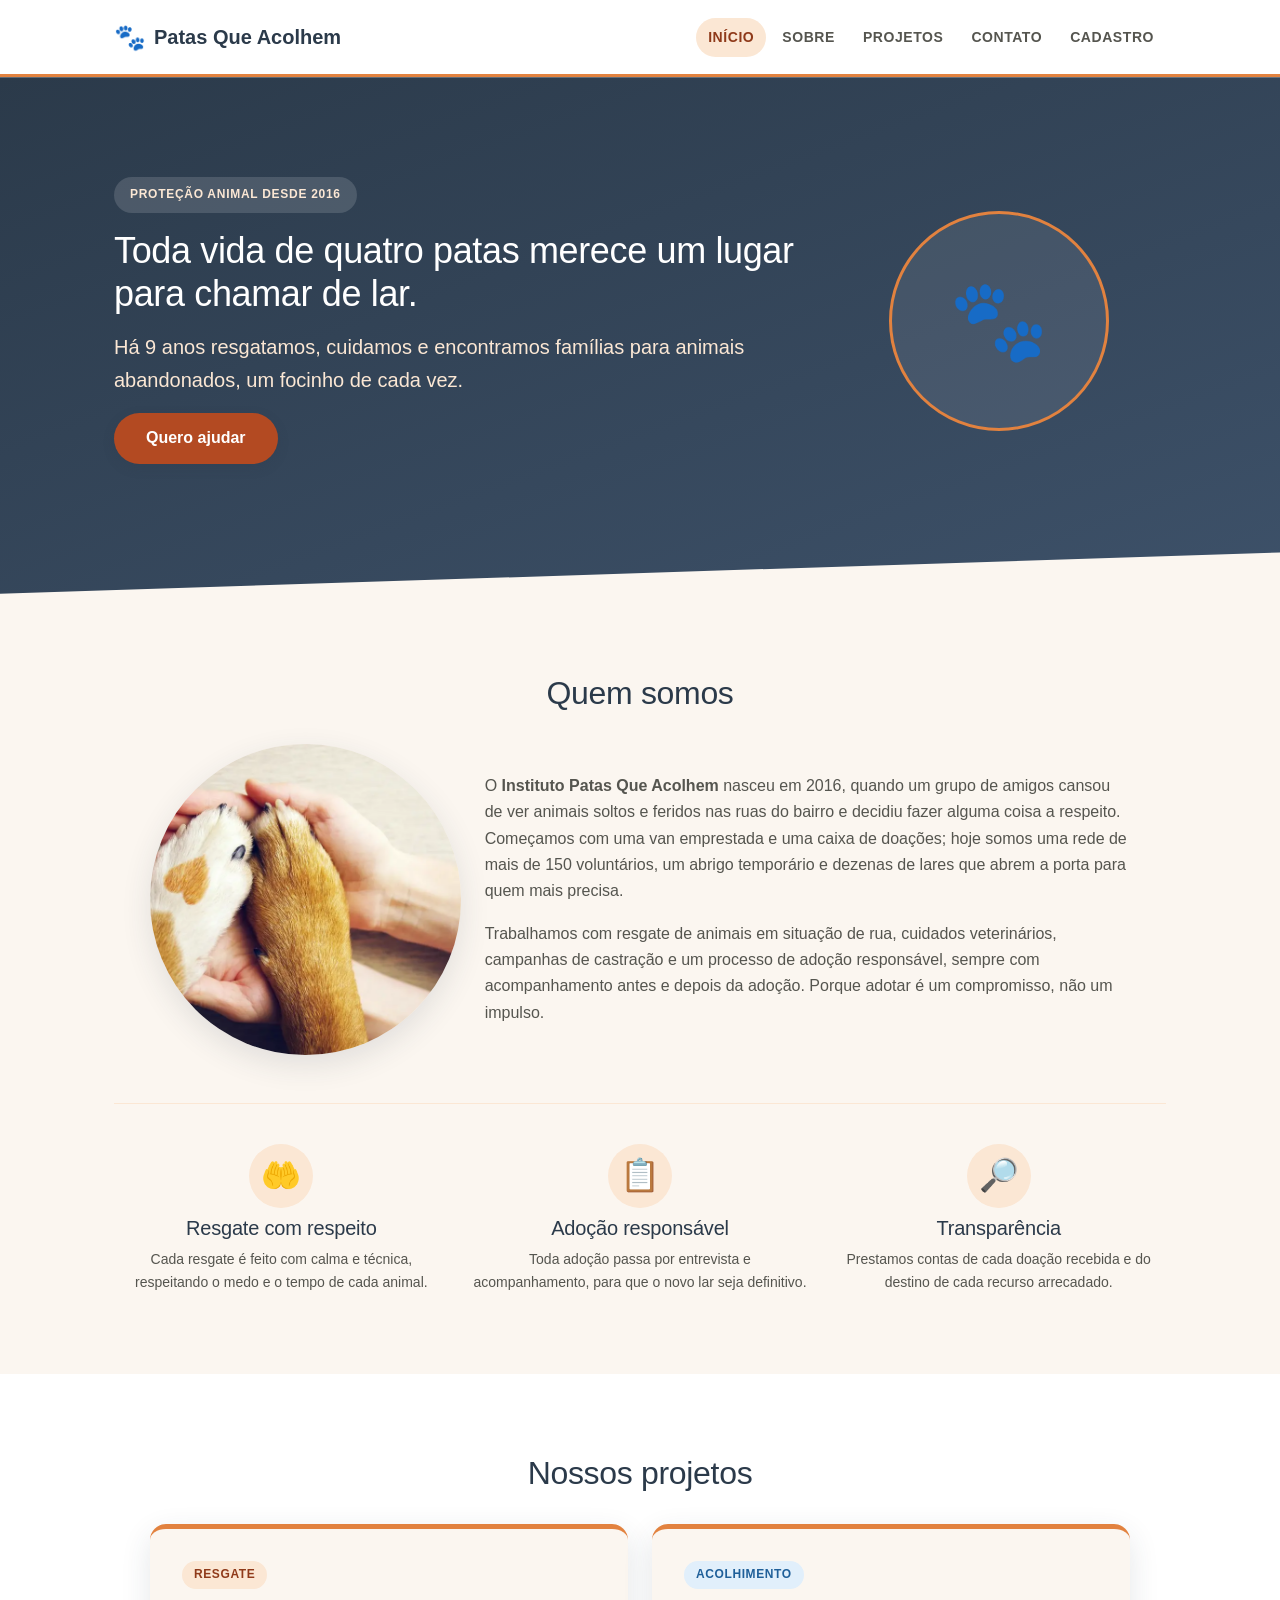
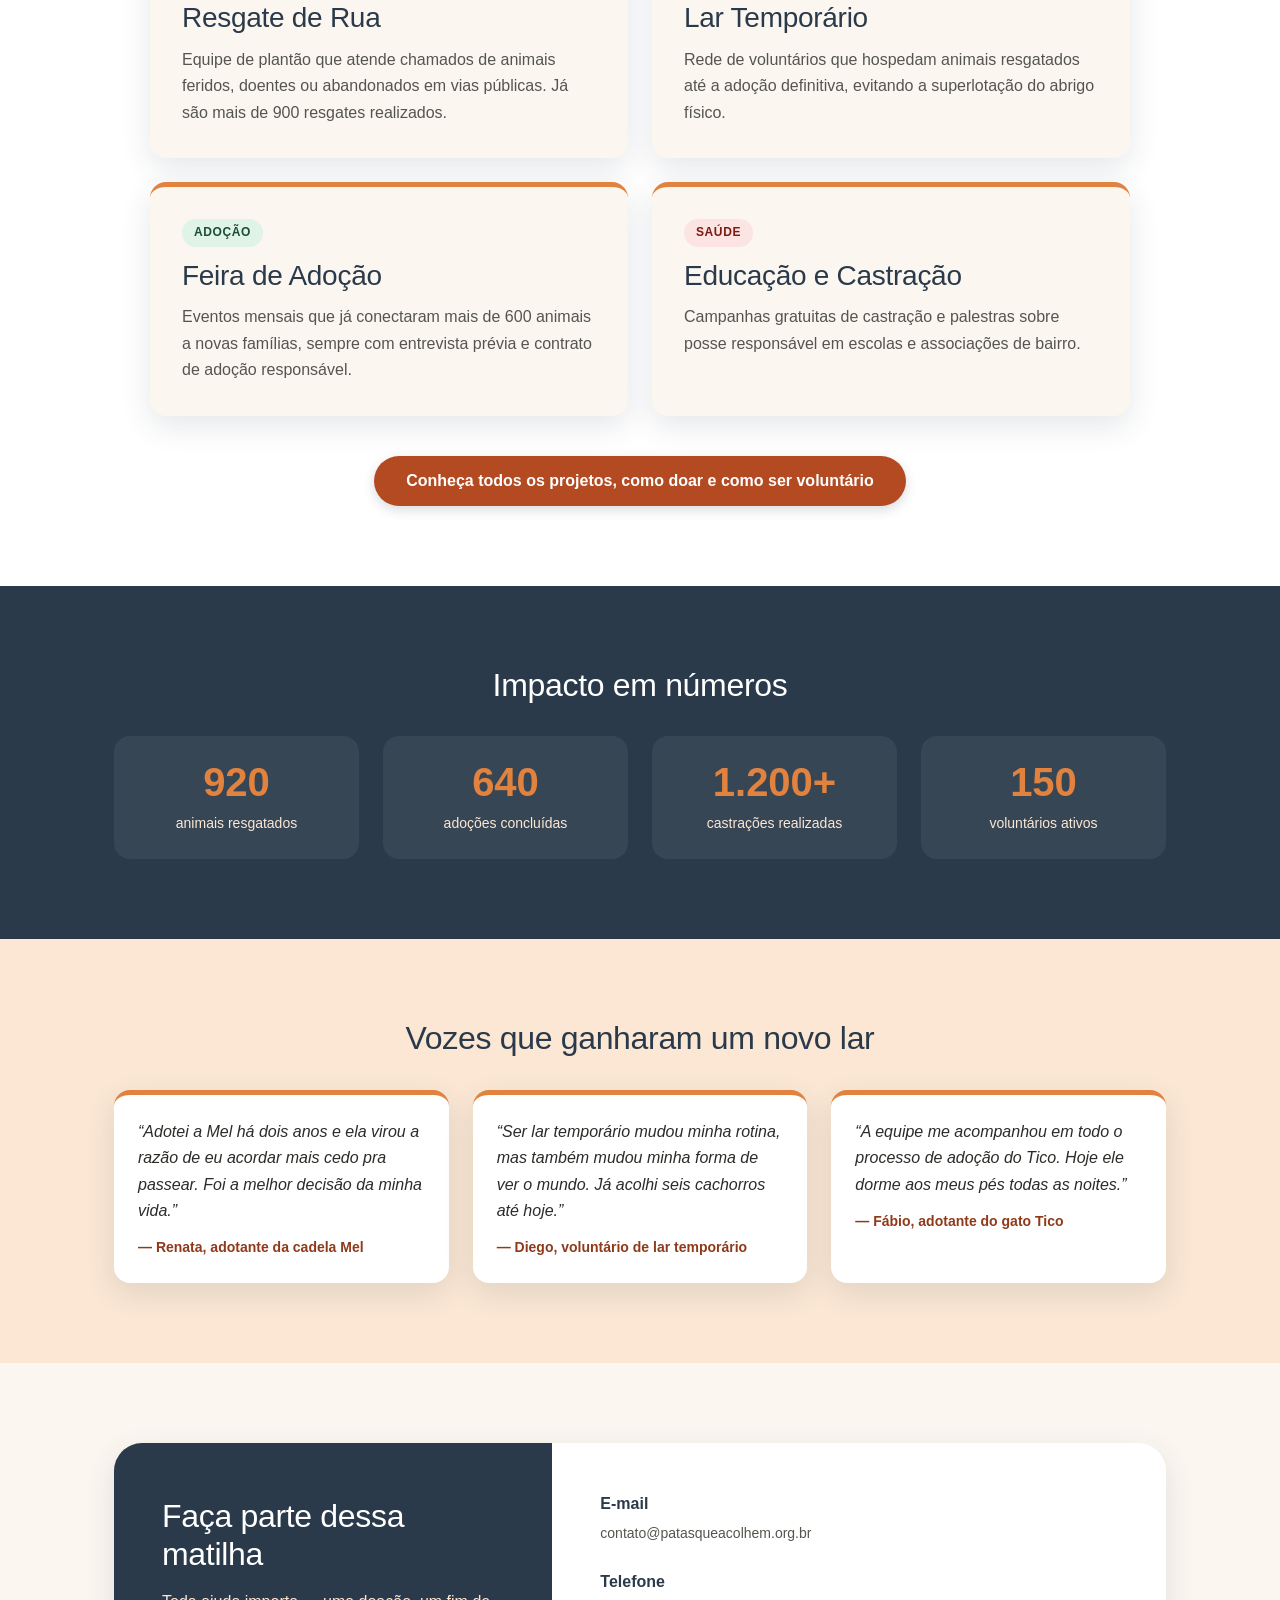
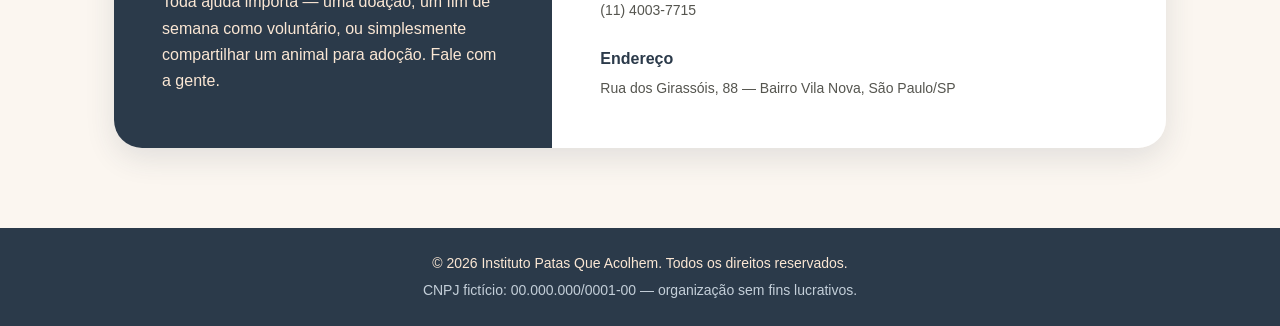
<file: html/index.html>
<!DOCTYPE html>
<html lang="pt-BR">
<head>
  <meta charset="UTF-8">
  <meta name="viewport" content="width=device-width, initial-scale=1.0">
  <meta name="description" content="Instituto Patas Que Acolhem: ONG que resgata, cuida e encontra novos lares para animais abandonados. Conheça nossa história e como ajudar.">
  <title>Instituto Patas Que Acolhem</title>
  <link rel="preconnect" href="https://cdn.jsdelivr.net" crossorigin>
  <link rel="stylesheet" href="https://cdn.jsdelivr.net/npm/bootstrap@5.3.3/dist/css/bootstrap.min.css" crossorigin="anonymous">
  <link rel="stylesheet" href="../css/reset.css">
  <link rel="stylesheet" href="../css/styles.css">
</head>
<body>

  <a href="#aplicacao" class="link-pular">Pular para o conteúdo principal</a>

  <header class="cabecalho">
    <div class="caixa cabecalho-caixa">
      <div class="marca">
        <span class="marca-icone" aria-hidden="true">🐾</span>
        <span class="marca-texto">Patas Que Acolhem</span>
      </div>
      <input type="checkbox" id="menu-chave" class="menu-chave" aria-label="Abrir ou fechar o menu">
      <label for="menu-chave" class="menu-hamburguer">☰</label>
      <nav aria-label="Principal">
        <a href="#/inicio">Início</a>
        <div class="nav-suspenso">
          <a href="#/inicio/sobre">Sobre</a>
          <div class="nav-sublista">
            <a href="#/inicio/sobre">Quem somos</a>
            <a href="#/inicio/valores">Nossos valores</a>
            <a href="#/inicio/impacto">Impacto</a>
            <a href="#/inicio/depoimentos">Depoimentos</a>
          </div>
        </div>
        <div class="nav-suspenso">
          <a href="#/projetos">Projetos</a>
          <div class="nav-sublista">
            <a href="#/projetos/frentes">Frentes de atuação</a>
            <a href="#/projetos/doacao">Como doar</a>
            <a href="#/projetos/voluntariado">Como ser voluntário</a>
            <a href="#/projetos/perguntas">Perguntas frequentes</a>
          </div>
        </div>
        <a href="#/inicio/contato">Contato</a>
        <a href="#/cadastro">Cadastro</a>
      </nav>
    </div>
  </header>

  <p id="anuncio-pagina" class="somente-leitor" role="status" aria-live="polite"></p>

  <main id="aplicacao" tabindex="-1">
    <noscript>
      <div class="caixa aviso-carregando">
        <h1>Instituto Patas Que Acolhem</h1>
        <p>Este site precisa de JavaScript ativado para carregar o conteúdo.</p>
      </div>
    </noscript>
  </main>

  <footer class="rodape">
    <div class="caixa rodape-caixa">
      <p>&copy; 2026 Instituto Patas Que Acolhem. Todos os direitos reservados.</p>
      <p class="rodape-cnpj">CNPJ fictício: 00.000.000/0001-00 — organização sem fins lucrativos.</p>
    </div>
  </footer>

  <div class="modal fade" id="janela-pix" tabindex="-1" role="dialog" aria-labelledby="titulo-pix" aria-hidden="true">
    <div class="modal-dialog modal-dialog-centered">
      <div class="modal-content">
        <div class="modal-header border-0">
          <h2 class="modal-title" id="titulo-pix">Doe por Pix</h2>
          <button type="button" class="btn-close" data-bs-dismiss="modal" aria-label="Fechar"></button>
        </div>
        <div class="modal-body">
          <p>Copie a chave abaixo e cole no aplicativo do seu banco:</p>
          <code class="chave-pix">contato@patasqueacolhem.org.br</code>
        </div>
      </div>
    </div>
  </div>

  <div class="modal fade" id="janela-termos" tabindex="-1" role="dialog" aria-labelledby="titulo-termos" aria-hidden="true">
    <div class="modal-dialog modal-dialog-centered">
      <div class="modal-content">
        <div class="modal-header border-0">
          <h2 class="modal-title" id="titulo-termos">Termos de uso</h2>
          <button type="button" class="btn-close" data-bs-dismiss="modal" aria-label="Fechar"></button>
        </div>
        <div class="modal-body">
          <p>Os dados informados no cadastro são usados apenas pela equipe do Instituto Patas Que Acolhem para entrar em contato sobre adoção, apadrinhamento e voluntariado.</p>
          <p>Neste site de demonstração, o cadastro fica guardado somente no seu navegador e pode ser apagado a qualquer momento.</p>
        </div>
      </div>
    </div>
  </div>

  <div id="area-avisos" class="toast-container position-fixed bottom-0 end-0 p-3"></div>

  <script src="https://cdn.jsdelivr.net/npm/bootstrap@5.3.3/dist/js/bootstrap.bundle.min.js" crossorigin="anonymous"></script>
  <script src="../js/dados.js"></script>
  <script src="../js/modules/armazenamento.js"></script>
  <script src="../js/modules/mascaras.js"></script>
  <script src="../js/modules/validacao.js"></script>
  <script src="../js/modules/templates.js"></script>
  <script src="../js/modules/paginas.js"></script>
  <script src="../js/modules/avisos.js"></script>
  <script src="../js/modules/formulario.js"></script>
  <script src="../js/modules/roteador.js"></script>
  <script src="../js/main.js"></script>
</body>
</html>
</file>
<file: css/styles.css>
/* ==========================================================
   DESIGN SYSTEM — Instituto Patas Que Acolhem
   ========================================================== */
:root {
  /* Cores primárias */
  --laranja-escuro: #b34a22;
  --laranja-profundo: #8f3a1a;
  --laranja: #e2823f;
  --laranja-claro: #fbe7d4;
  /* Cores secundárias */
  --azul-noturno: #2b3a4a;
  --azul-suave: #3d5169;
  /* Neutros */
  --areia: #fbf6f0;
  --branco: #ffffff;
  --texto: #2b2b28;
  --texto-suave: #55554f;
  /* Feedback */
  --sucesso: #2e7d4f;
  --sucesso-claro: #e0f3e7;
  --aviso: #8a5a00;
  --aviso-claro: #fff3cd;
  --perigo: #b3261e;
  --perigo-claro: #fbe4e2;
  --informacao: #1f5f99;
  --informacao-claro: #e1effb;

  --sombra: 0 10px 30px rgba(43, 58, 74, 0.12);
  --sombra-forte: 0 14px 34px rgba(43, 58, 74, 0.22);

  /* Tipografia: 6 níveis */
  --fonte-1: 0.75rem;
  --fonte-2: 0.875rem;
  --fonte-3: 1rem;
  --fonte-4: 1.25rem;
  --fonte-5: 2rem;
  --fonte-6: 2.5rem;

  /* Espaçamento: múltiplos de 4px */
  --espaco-1: 4px;
  --espaco-2: 8px;
  --espaco-3: 12px;
  --espaco-4: 16px;
  --espaco-5: 24px;
  --espaco-6: 32px;
  --espaco-7: 40px;
  --espaco-8: 48px;
  --espaco-9: 80px;

  --raio: 16px;
  --transicao: 0.2s ease;
}

* {
  box-sizing: border-box;
}

body {
  margin: 0;
  font-family: 'Trebuchet MS', 'Segoe UI', Verdana, sans-serif;
  font-size: var(--fonte-3);
  color: var(--texto);
  background-color: var(--areia);
  line-height: 1.65;
}

.caixa {
  max-width: 1100px;
  margin: 0 auto;
  padding: 0 var(--espaco-5);
}

h1, h2, h3 {
  color: var(--azul-noturno);
  line-height: 1.2;
  letter-spacing: -0.01em;
}

a {
  text-decoration: none;
  color: inherit;
}

/* ==========================================================
   GRID DE 12 COLUNAS (base de todos os layouts)
   ========================================================== */
.destaque-grade,
.sobre-colunas,
.valores,
.projetos-colunas,
.numeros-colunas,
.depoimentos-colunas,
.contato-grade,
.doacao-colunas,
.campos {
  display: grid;
  grid-template-columns: repeat(12, 1fr);
  gap: var(--espaco-5);
}

.destaque-conteudo { grid-column: span 8; }
.destaque-emblema  { grid-column: span 4; }

.sobre-texto   { grid-column: span 7; }
.sobre-imagem  { grid-column: span 5; order: -1; }

.valor-item     { grid-column: span 4; }
.projeto-item   { grid-column: span 6; }
.numero-item    { grid-column: span 3; }
blockquote      { grid-column: span 4; }
.doacao-metodo  { grid-column: span 4; }

.contato-painel { grid-column: span 5; }
.contato-dados  { grid-column: span 7; }

.campo          { grid-column: span 12; }
.campo-metade   { grid-column: span 6; }
.campo-terco    { grid-column: span 4; }
.campo-dois-tercos { grid-column: span 8; }

/* ==========================================================
   NAVEGAÇÃO (flexbox + dropdown + hambúrguer sem JavaScript)
   ========================================================== */
.cabecalho {
  position: relative;
  z-index: 20;
  background-color: var(--branco);
  border-bottom: 3px solid var(--laranja);
}

.cabecalho-caixa {
  position: relative;
  display: flex;
  align-items: center;
  justify-content: space-between;
  flex-wrap: wrap;
  gap: var(--espaco-3);
  padding-block: var(--espaco-4);
}

.marca {
  display: flex;
  align-items: center;
  gap: var(--espaco-2);
  font-weight: 700;
  font-size: var(--fonte-4);
  color: var(--azul-noturno);
}

.marca-icone {
  font-size: 1.6rem;
}

nav {
  display: flex;
  align-items: center;
  flex-wrap: wrap;
  gap: var(--espaco-1);
}

nav a {
  display: block;
  font-weight: 700;
  font-size: var(--fonte-2);
  text-transform: uppercase;
  letter-spacing: 0.04em;
  color: var(--texto-suave);
  padding: var(--espaco-2) var(--espaco-3);
  border-radius: 999px;
  transition: background-color var(--transicao), color var(--transicao);
}

nav a:hover,
nav a:focus-visible {
  color: var(--branco);
  background-color: var(--laranja-escuro);
  outline: none;
}

.nav-suspenso {
  position: relative;
  display: flex;
}

.nav-sublista {
  display: none;
  position: absolute;
  top: 100%;
  left: 0;
  z-index: 30;
  min-width: 220px;
  flex-direction: column;
  gap: var(--espaco-1);
  padding: var(--espaco-2);
  background-color: var(--branco);
  border-radius: var(--raio);
  box-shadow: var(--sombra-forte);
}

.nav-sublista a {
  text-transform: none;
  letter-spacing: 0;
  font-size: var(--fonte-2);
  border-radius: 8px;
}

.nav-suspenso:hover .nav-sublista,
.nav-suspenso:focus-within .nav-sublista {
  display: flex;
}

.menu-chave {
  position: absolute;
  opacity: 0;
  width: 1px;
  height: 1px;
}

.menu-hamburguer {
  display: none;
  align-items: center;
  justify-content: center;
  width: 44px;
  height: 44px;
  font-size: var(--fonte-4);
  color: var(--azul-noturno);
  background-color: var(--laranja-claro);
  border-radius: 12px;
  cursor: pointer;
}

.menu-chave:focus-visible + .menu-hamburguer {
  outline: 3px solid var(--azul-suave);
  outline-offset: 2px;
}

/* ==========================================================
   DESTAQUE INICIAL
   ========================================================== */
.destaque {
  background: linear-gradient(160deg, var(--azul-noturno), var(--azul-suave));
  color: var(--branco);
  padding-block: 100px 130px;
  clip-path: polygon(0 0, 100% 0, 100% 92%, 0 100%);
}

.destaque-grade {
  align-items: center;
}

.destaque-conteudo {
  display: flex;
  flex-direction: column;
  align-items: flex-start;
  gap: var(--espaco-4);
}

.destaque-etiqueta {
  background-color: rgba(255, 255, 255, 0.14);
  color: var(--laranja-claro);
  font-size: var(--fonte-1);
  font-weight: 700;
  text-transform: uppercase;
  letter-spacing: 0.06em;
  padding: var(--espaco-2) var(--espaco-4);
  border-radius: 999px;
}

.destaque h1 {
  color: var(--branco);
  font-size: var(--fonte-6);
  margin: 0;
}

.destaque-texto {
  font-size: var(--fonte-4);
  color: var(--laranja-claro);
  margin: 0;
}

.destaque-emblema {
  justify-self: center;
  width: 220px;
  height: 220px;
  border-radius: 50%;
  border: 3px solid var(--laranja);
  background-color: rgba(255, 255, 255, 0.08);
  display: flex;
  align-items: center;
  justify-content: center;
  font-size: 5rem;
}

/* ==========================================================
   BOTÕES (hover, focus, active, disabled)
   ========================================================== */
.botao {
  display: inline-block;
  border: none;
  cursor: pointer;
  font-family: inherit;
  font-size: var(--fonte-3);
  font-weight: 700;
  color: var(--branco);
  background-color: var(--laranja-escuro);
  padding: var(--espaco-3) var(--espaco-6);
  border-radius: 999px;
  box-shadow: 0 4px 12px rgba(43, 58, 74, 0.18);
  transition: background-color var(--transicao), box-shadow var(--transicao), transform 0.1s ease;
}

.botao:hover {
  background-color: var(--laranja-profundo);
  box-shadow: 0 10px 22px rgba(43, 58, 74, 0.28);
}

.botao:focus-visible {
  outline: none;
  box-shadow: 0 0 0 4px var(--branco), 0 0 0 7px var(--azul-suave);
}

.botao:active {
  transform: scale(0.97);
}

.botao:disabled {
  background-color: #b9b9b4;
  color: #f2f2f0;
  box-shadow: none;
  opacity: 0.7;
  cursor: not-allowed;
  transform: none;
}

.botao-escuro {
  background-color: var(--azul-noturno);
}

.botao-escuro:hover {
  background-color: var(--azul-suave);
}

.botao-contorno {
  background-color: transparent;
  color: var(--azul-noturno);
  box-shadow: inset 0 0 0 2px var(--azul-noturno);
}

.botao-contorno:hover {
  background-color: var(--azul-noturno);
  color: var(--branco);
  box-shadow: inset 0 0 0 2px var(--azul-noturno);
}

/* ==========================================================
   SEÇÕES
   ========================================================== */
.secao {
  padding-block: var(--espaco-9);
}

.secao h2 {
  font-size: var(--fonte-5);
  margin: 0 0 var(--espaco-6);
  text-align: center;
}

.secao-intro {
  max-width: 700px;
  margin: 0 auto var(--espaco-7);
  text-align: center;
  color: var(--texto-suave);
}

/* Sobre */
.sobre-colunas {
  align-items: center;
  max-width: 980px;
  margin-inline: auto;
}

.sobre-texto p {
  color: var(--texto-suave);
  font-size: var(--fonte-3);
}

.sobre-imagem {
  justify-self: center;
  width: 100%;
  max-width: 420px;
  height: auto;
  aspect-ratio: 1 / 1;
  object-fit: cover;
  border-radius: 50%;
  box-shadow: var(--sombra);
  display: block;
}

.sobre-colunas.frentes-intro {
  margin-bottom: var(--espaco-8);
}

/* Valores */
.valores {
  margin-top: var(--espaco-8);
  padding-top: var(--espaco-7);
  border-top: 1px solid var(--laranja-claro);
}

.valor-item {
  display: flex;
  flex-direction: column;
  align-items: center;
  gap: var(--espaco-2);
  text-align: center;
}

.valor-icone {
  display: flex;
  align-items: center;
  justify-content: center;
  width: 64px;
  height: 64px;
  font-size: 2rem;
  border-radius: 50%;
  background-color: var(--laranja-claro);
}

.valor-item h3 {
  margin: 0;
  font-size: var(--fonte-4);
}

.valor-item p {
  margin: 0;
  color: var(--texto-suave);
  font-size: var(--fonte-2);
}

/* Projetos: cartões padronizados */
.projetos {
  background-color: var(--branco);
}

.projetos-colunas {
  max-width: 980px;
  margin-inline: auto;
}

.projeto-item {
  display: flex;
  flex-direction: column;
  align-items: flex-start;
  gap: var(--espaco-3);
  padding: var(--espaco-6);
  background-color: var(--areia);
  border-radius: var(--raio);
  border-top: 5px solid var(--laranja);
  box-shadow: var(--sombra);
  transition: transform var(--transicao), box-shadow var(--transicao);
}

.projeto-item:hover {
  transform: translateY(-4px);
  box-shadow: var(--sombra-forte);
}

.projeto-item h3 {
  margin: 0;
}

.projeto-item p {
  margin: 0;
  color: var(--texto-suave);
}

.projetos-cta {
  text-align: center;
  margin: var(--espaco-7) 0 0;
}

/* Selos (tags de categoria) */
.selo {
  display: inline-block;
  font-size: var(--fonte-1);
  font-weight: 700;
  text-transform: uppercase;
  letter-spacing: 0.05em;
  padding: var(--espaco-1) var(--espaco-3);
  border-radius: 999px;
}

.selo-resgate     { background-color: var(--laranja-claro);     color: var(--laranja-profundo); }
.selo-acolhimento { background-color: var(--informacao-claro);  color: var(--informacao); }
.selo-adocao      { background-color: var(--sucesso-claro);     color: #1c4d31; }
.selo-saude       { background-color: var(--perigo-claro);      color: #7d1a14; }

/* Doação */
.doacao-metodo {
  display: flex;
  flex-direction: column;
  gap: var(--espaco-3);
  align-items: flex-start;
  padding: var(--espaco-6);
  background-color: var(--branco);
  border-radius: var(--raio);
  box-shadow: var(--sombra);
}

.doacao-metodo h3 {
  margin: 0;
}

.doacao-metodo p,
.doacao-metodo ul {
  margin: 0;
  color: var(--texto-suave);
}

.doacao-tabela {
  width: 100%;
  border-collapse: collapse;
  font-size: var(--fonte-2);
}

.doacao-tabela th,
.doacao-tabela td {
  text-align: left;
  padding: var(--espaco-2) 0;
  border-bottom: 1px solid var(--laranja-claro);
}

.doacao-tabela th {
  color: var(--azul-noturno);
  padding-right: var(--espaco-3);
}

/* Voluntariado */
.voluntariado-passos,
.voluntariado-areas {
  max-width: 720px;
  margin: 0 auto var(--espaco-6);
  color: var(--texto-suave);
}

.voluntariado-passos li,
.voluntariado-areas li {
  margin-bottom: var(--espaco-3);
}

.voluntariado h3 {
  text-align: center;
  margin: 0 0 var(--espaco-5);
}

/* Perguntas frequentes */
.perguntas {
  background-color: var(--branco);
}

.pergunta {
  max-width: 720px;
  margin: 0 auto var(--espaco-1);
  background-color: var(--areia);
  border-left: 4px solid var(--laranja);
  padding: var(--espaco-4) var(--espaco-5);
}

.pergunta summary {
  cursor: pointer;
  font-weight: 700;
  color: var(--azul-noturno);
}

.pergunta summary:focus-visible {
  outline: 3px solid var(--azul-suave);
  outline-offset: 4px;
}

.pergunta p {
  margin: var(--espaco-3) 0 0;
  color: var(--texto-suave);
}

.perguntas .alerta {
  max-width: 720px;
  margin: var(--espaco-6) auto 0;
}

/* Impacto */
.impacto {
  background-color: var(--azul-noturno);
}

.impacto h2 {
  color: var(--branco);
}

.numero-item {
  display: flex;
  flex-direction: column;
  align-items: center;
  gap: var(--espaco-2);
  text-align: center;
  padding: var(--espaco-5) var(--espaco-3);
  border-radius: var(--raio);
  background-color: rgba(255, 255, 255, 0.06);
}

.numero {
  font-size: var(--fonte-6);
  font-weight: 800;
  line-height: 1.1;
  color: var(--laranja);
}

.numero-legenda {
  color: var(--laranja-claro);
  font-size: var(--fonte-2);
}

/* Depoimentos */
.depoimentos {
  background-color: var(--laranja-claro);
}

blockquote {
  display: flex;
  flex-direction: column;
  gap: var(--espaco-3);
  margin: 0;
  padding: var(--espaco-5);
  background-color: var(--branco);
  border-top: 5px solid var(--laranja);
  border-radius: var(--raio);
  box-shadow: var(--sombra);
}

blockquote p {
  margin: 0;
  font-style: italic;
}

blockquote cite {
  font-size: var(--fonte-2);
  font-style: normal;
  font-weight: 700;
  color: var(--laranja-profundo);
}

/* Contato */
.contato-grade {
  gap: 0;
  border-radius: 28px;
  overflow: hidden;
  box-shadow: var(--sombra);
}

.contato-painel {
  display: flex;
  flex-direction: column;
  justify-content: center;
  padding: var(--espaco-8);
  background-color: var(--azul-noturno);
}

.contato-painel h2 {
  color: var(--branco);
  text-align: left;
  margin-bottom: var(--espaco-4);
}

.contato-painel p {
  margin: 0;
  color: var(--laranja-claro);
}

.contato-dados {
  display: flex;
  flex-direction: column;
  justify-content: center;
  gap: var(--espaco-5);
  padding: var(--espaco-8);
  background-color: var(--branco);
}

.contato-dados > div {
  display: flex;
  flex-direction: column;
  gap: var(--espaco-1);
}

.contato-dados strong {
  color: var(--azul-noturno);
}

.contato-dados p {
  margin: 0;
  color: var(--texto-suave);
  font-size: var(--fonte-2);
}

/* ==========================================================
   CADASTRO E FORMULÁRIO (estados de validação)
   ========================================================== */
.cadastro-caixa {
  max-width: 720px;
}

.cadastro h1 {
  text-align: center;
  margin: 0 0 var(--espaco-3);
  font-size: var(--fonte-5);
}

.formulario {
  margin-top: var(--espaco-6);
}

.formulario fieldset {
  margin: 0 0 var(--espaco-5);
  padding: var(--espaco-5) var(--espaco-6);
  background-color: var(--branco);
  border: none;
  border-left: 5px solid var(--laranja);
  border-radius: 0 var(--raio) var(--raio) 0;
  box-shadow: var(--sombra);
}

.formulario legend {
  padding: 0 var(--espaco-2);
  font-weight: 700;
  font-size: var(--fonte-4);
  color: var(--azul-noturno);
}

.campo {
  display: flex;
  flex-direction: column;
  gap: var(--espaco-2);
}

.campo label {
  font-weight: 700;
  color: var(--texto);
}

.campo input,
.campo select,
.campo textarea {
  width: 100%;
  padding: var(--espaco-3) var(--espaco-4);
  font-family: inherit;
  font-size: var(--fonte-3);
  color: var(--texto);
  background-color: var(--areia);
  border: 2px solid #7f7f74;
  border-radius: 12px;
  transition: border-color var(--transicao), box-shadow var(--transicao), background-color var(--transicao);
}

.campo input:focus,
.campo select:focus,
.campo textarea:focus {
  outline: none;
  background-color: var(--branco);
  border-color: var(--laranja-escuro);
  box-shadow: 0 0 0 4px rgba(226, 130, 63, 0.3);
}

.campo input[type="text"]:valid:not(:placeholder-shown),
.campo input[type="email"]:valid:not(:placeholder-shown),
.campo input[type="tel"]:valid:not(:placeholder-shown) {
  border-color: var(--sucesso);
  box-shadow: 0 0 0 3px rgba(46, 125, 79, 0.18);
}

.campo input[type="text"]:invalid:not(:placeholder-shown),
.campo input[type="email"]:invalid:not(:placeholder-shown),
.campo input[type="tel"]:invalid:not(:placeholder-shown) {
  border-color: var(--perigo);
  box-shadow: 0 0 0 3px rgba(179, 38, 30, 0.18);
}

.campo input:disabled,
.campo select:disabled,
.campo textarea:disabled {
  background-color: #ecece8;
  color: #85857f;
  border-color: #d5d5cf;
  cursor: not-allowed;
}

.formulario .botao {
  display: block;
  margin: 0 auto;
}

/* ==========================================================
   COMPONENTES DE FEEDBACK
   ========================================================== */
.alerta {
  display: flex;
  align-items: flex-start;
  gap: var(--espaco-3);
  padding: var(--espaco-4) var(--espaco-5);
  border-left: 5px solid;
  border-radius: 12px;
  font-size: var(--fonte-2);
}

.alerta p {
  margin: 0;
}

.alerta-icone {
  font-size: var(--fonte-4);
  line-height: 1;
}

.alerta-informacao { background-color: var(--informacao-claro); border-color: var(--informacao); color: #143f66; }
.alerta-sucesso    { background-color: var(--sucesso-claro);    border-color: var(--sucesso);    color: #1c4d31; }
.alerta-aviso      { background-color: var(--aviso-claro);      border-color: var(--aviso);      color: #5c3d00; }
.alerta-perigo     { background-color: var(--perigo-claro);     border-color: var(--perigo);     color: #7d1a14; }

.cadastro .alerta,
.voluntariado .alerta,
.doacao .alerta {
  margin-bottom: var(--espaco-5);
}

/* ==========================================================
   RODAPÉ
   ========================================================== */
.rodape {
  padding-block: var(--espaco-5);
  color: var(--laranja-claro);
  background-color: var(--azul-noturno);
}

.rodape-caixa {
  display: flex;
  flex-direction: column;
  align-items: center;
  gap: var(--espaco-1);
  font-size: var(--fonte-2);
  text-align: center;
}

.rodape-caixa p {
  margin: 0;
}

.rodape-cnpj {
  color: #c4cfd9;
}

/* ==========================================================
   RESPONSIVO — 5 breakpoints (1280, 1024, 768, 640, 480)
   ========================================================== */
@media (max-width: 1280px) {
  .sobre-texto  { grid-column: span 8; }
  .sobre-imagem { grid-column: span 4; }
  .destaque h1  { font-size: 2.25rem; }
}

@media (max-width: 1024px) {
  .numero-item { grid-column: span 6; }
  .contato-painel,
  .contato-dados { padding: var(--espaco-7); }
}

@media (max-width: 768px) {
  .menu-hamburguer { display: flex; }

  nav {
    display: none;
    width: 100%;
    flex-direction: column;
    align-items: stretch;
  }

  .menu-chave:checked ~ nav { display: flex; }

  .nav-suspenso {
    flex-direction: column;
  }

  .nav-sublista {
    display: flex;
    position: static;
    min-width: 0;
    padding: 0 0 0 var(--espaco-4);
    box-shadow: none;
  }

  .destaque { padding-block: 60px 90px; }
  .destaque-conteudo,
  .destaque-emblema { grid-column: span 12; }
  .destaque-emblema { width: 160px; height: 160px; font-size: 3.5rem; }

  .sobre-texto,
  .sobre-imagem { grid-column: span 12; }
  .sobre-imagem { max-width: 320px; }

  .valor-item,
  blockquote,
  .doacao-metodo { grid-column: span 6; }
  .valor-item:last-child:nth-child(odd),
  blockquote:last-child:nth-child(odd),
  .doacao-metodo:last-child:nth-child(odd) { grid-column: span 12; }

  .projeto-item { grid-column: span 12; }

  .contato-painel,
  .contato-dados { grid-column: span 12; }
}

@media (max-width: 640px) {
  .valor-item,
  blockquote,
  .doacao-metodo,
  .numero-item { grid-column: span 12; }

  .campo-metade,
  .campo-terco,
  .campo-dois-tercos { grid-column: span 12; }

  .destaque h1 { font-size: 1.75rem; }
  .formulario fieldset { padding: var(--espaco-5) var(--espaco-4); }
}

@media (max-width: 480px) {
  .caixa { padding: 0 var(--espaco-4); }
  .secao { padding-block: var(--espaco-8); }
  .secao h2 { font-size: var(--fonte-4); }
  .cadastro h1 { font-size: var(--fonte-4); }
  .contato-painel,
  .contato-dados { padding: var(--espaco-5); }
  .botao { width: 100%; text-align: center; }
}

/* ==========================================================
   SPA: navegação, foco e feedbacks da etapa de interatividade
   ========================================================== */
nav a[aria-current="page"] {
  color: var(--laranja-profundo);
  background-color: var(--laranja-claro);
}

.secao {
  scroll-margin-top: 72px;
}

#aplicacao:focus {
  outline: none;
}

.aviso-carregando {
  padding: var(--espaco-9) 0;
  text-align: center;
  color: var(--texto-suave);
}

.somente-leitor {
  position: absolute;
  width: 1px;
  height: 1px;
  margin: -1px;
  padding: 0;
  overflow: hidden;
  clip: rect(0, 0, 0, 0);
  white-space: nowrap;
  border: 0;
}

.sobre-texto p + p {
  margin-top: var(--espaco-4);
}

/* Mensagens de erro e estados de validação do formulário */
.campo-erro {
  margin: 0;
  font-size: var(--fonte-2);
  color: #8f1d17;
}

.campo-erro:empty {
  display: none;
}

.campo input[aria-invalid="true"],
.campo select[aria-invalid="true"],
.campo textarea[aria-invalid="true"] {
  border-color: var(--perigo);
  box-shadow: 0 0 0 3px rgba(179, 38, 30, 0.18);
}

.campo input[aria-invalid="false"]:not(:placeholder-shown),
.campo select[aria-invalid="false"],
.campo textarea[aria-invalid="false"]:not(:placeholder-shown) {
  border-color: var(--sucesso);
  box-shadow: 0 0 0 3px rgba(46, 125, 79, 0.18);
}

.campo-contador {
  font-size: var(--fonte-1);
  color: var(--texto-suave);
  text-align: right;
}

.rascunho-aviso .alerta,
#resumo-erros .alerta {
  margin-bottom: var(--espaco-5);
}

#resumo-erros:focus {
  outline: none;
}

#resumo-erros .alerta ul {
  margin: var(--espaco-2) 0 0;
  padding-left: var(--espaco-5);
}

.link-botao {
  padding: 0;
  border: none;
  background: none;
  font: inherit;
  font-weight: 700;
  color: inherit;
  text-decoration: underline;
  cursor: pointer;
}

.link-botao:focus-visible {
  outline: 3px solid var(--azul-suave);
  outline-offset: 2px;
}

/* Cadastros guardados no navegador */
.cadastros-salvos {
  margin-top: var(--espaco-7);
  padding: var(--espaco-5) var(--espaco-6);
  background-color: var(--branco);
  border-left: 5px solid var(--laranja);
  border-radius: 0 var(--raio) var(--raio) 0;
  box-shadow: var(--sombra);
}

.cadastros-salvos h2 {
  margin: 0 0 var(--espaco-3);
  font-size: var(--fonte-4);
  text-align: left;
}

.cadastros-salvos ul {
  margin: 0 0 var(--espaco-4);
  padding-left: var(--espaco-5);
  color: var(--texto-suave);
  font-size: var(--fonte-2);
}

.cadastros-salvos .botao {
  padding: var(--espaco-2) var(--espaco-4);
  font-size: var(--fonte-2);
  color: var(--perigo);
  background-color: transparent;
  box-shadow: inset 0 0 0 2px var(--perigo);
}

.cadastros-salvos .botao:hover {
  background-color: var(--perigo-claro);
}

/* Componentes do Bootstrap (janela e aviso) na identidade do site */
.modal-content {
  border: none;
  border-radius: 24px;
  box-shadow: var(--sombra-forte);
}

.modal-title {
  margin: 0;
  color: var(--azul-noturno);
  font-size: var(--fonte-4);
}

.modal-body p {
  margin-bottom: var(--espaco-3);
  color: var(--texto-suave);
}

.chave-pix {
  display: block;
  padding: var(--espaco-3) var(--espaco-4);
  font-weight: 700;
  color: var(--azul-noturno);
  background-color: var(--laranja-claro);
  border-radius: 12px;
  word-break: break-all;
}

.toast {
  border: none;
  border-radius: 12px;
  box-shadow: var(--sombra-forte);
  font-family: inherit;
}

.toast-body {
  font-size: var(--fonte-2);
}

@media (prefers-reduced-motion: reduce) {
  * {
    transition: none !important;
    scroll-behavior: auto !important;
  }
}

/* Acessibilidade: link para pular ao conteúdo (WCAG 2.4.1) */
.link-pular {
  position: absolute;
  top: -100px;
  left: var(--espaco-4);
  z-index: 100;
  padding: var(--espaco-3) var(--espaco-5);
  border-radius: 8px;
  background-color: var(--azul-noturno);
  color: var(--branco);
  font-weight: 700;
}

.link-pular:focus {
  top: var(--espaco-2);
  outline: 3px solid var(--branco);
  outline-offset: 2px;
}

/* Acessibilidade: contraste e foco visível (WCAG 1.4.3, 1.4.11 e 2.4.7) */
::placeholder {
  color: #67675f;
  opacity: 1;
}

a:focus-visible,
summary:focus-visible,
.campo input:focus,
.campo select:focus,
.campo textarea:focus {
  outline: 3px solid var(--azul-suave);
  outline-offset: 2px;
}

/* ==========================================================
   Modo escuro automático (segue a preferência do sistema)
   ========================================================== */
:root {
  color-scheme: light dark;
}

@media (prefers-color-scheme: dark) {
  :root {
    --escuro-fundo: #11161c;
    --escuro-fundo-2: #151c24;
    --escuro-superficie: #1a222b;
    --escuro-borda: #8a9bad;
    --escuro-linha: #33414f;
    --escuro-titulo: #ffc9a0;
    --escuro-acento: #ffa56b;
    --texto: #e9eef3;
    --texto-suave: #b8c4d0;
    --sombra: 0 10px 30px rgba(0, 0, 0, 0.45);
  }

  body {
    background-color: var(--escuro-fundo);
  }

  h1, h2, h3,
  .marca,
  .menu-hamburguer,
  .pergunta summary,
  .doacao-tabela th,
  .contato-dados strong,
  .formulario legend,
  .modal-title {
    color: var(--escuro-titulo);
  }

  .cabecalho,
  .nav-sublista,
  .projeto-item,
  .doacao-metodo,
  .pergunta,
  blockquote,
  .contato-dados,
  .formulario fieldset,
  .cadastros-salvos,
  .modal-content {
    background-color: var(--escuro-superficie);
  }

  .projetos,
  .perguntas,
  .depoimentos {
    background-color: var(--escuro-fundo-2);
  }

  .modal-content {
    color: var(--texto);
  }

  .valor-icone,
  .menu-hamburguer {
    background-color: var(--escuro-linha);
  }

  .doacao-tabela td,
  .valores {
    border-color: var(--escuro-linha);
  }

  nav a[aria-current="page"],
  nav a:hover {
    background-color: var(--escuro-linha);
    color: var(--escuro-titulo);
  }

  blockquote cite {
    color: var(--escuro-acento);
  }

  a:focus-visible,
  summary:focus-visible,
  .link-botao:focus-visible,
  .menu-chave:focus-visible + .menu-hamburguer,
  .pergunta summary:focus-visible,
  .campo input:focus,
  .campo select:focus,
  .campo textarea:focus {
    outline-color: var(--escuro-titulo);
  }

  .campo input,
  .campo select,
  .campo textarea {
    background-color: var(--escuro-fundo);
    border-color: var(--escuro-borda);
    color: var(--texto);
  }

  .campo input:focus,
  .campo select:focus,
  .campo textarea:focus {
    background-color: var(--escuro-fundo);
    border-color: var(--escuro-titulo);
  }

  .campo input:disabled,
  .campo select:disabled,
  .campo textarea:disabled {
    background-color: var(--escuro-linha);
    color: var(--texto-suave);
  }

  ::placeholder {
    color: #a9b6c3;
  }

  .campo input[aria-invalid="false"]:not(:placeholder-shown),
  .campo select[aria-invalid="false"],
  .campo textarea[aria-invalid="false"]:not(:placeholder-shown) {
    border-color: #6fcf97;
  }

  .campo input[aria-invalid="true"],
  .campo select[aria-invalid="true"],
  .campo textarea[aria-invalid="true"] {
    border-color: #ff7b70;
  }

  .campo-erro {
    color: #ffa9a2;
  }

  .alerta-informacao { background-color: #14283b; color: #cfe6fa; }
  .alerta-sucesso    { background-color: #15291f; color: #c9efd8; }
  .alerta-aviso      { background-color: #33290f; color: #ffe9a8; }
  .alerta-perigo     { background-color: #33171a; color: #ffd6d2; }

  .botao:disabled {
    background-color: var(--escuro-linha);
    color: var(--texto-suave);
  }

  .cadastros-salvos .botao {
    color: #ffa9a2;
    box-shadow: inset 0 0 0 2px #ffa9a2;
  }

  .cadastros-salvos .botao:hover {
    background-color: #33171a;
  }

  .chave-pix {
    background-color: var(--escuro-linha);
    color: var(--escuro-titulo);
  }

  .btn-close {
    filter: invert(1) grayscale(100%) brightness(200%);
  }
}

/* ==========================================================
   Alto contraste (segue a preferência do sistema)
   ========================================================== */
@media (prefers-contrast: more) and (prefers-color-scheme: light) {
  :root {
    --borda-contraste: #000000;
    --texto: #000000;
    --texto-suave: #1a1a17;
    --azul-noturno: #16202b;
    --sombra: none;
  }

  .destaque-texto,
  .destaque-etiqueta,
  .contato-painel p,
  .numero-legenda {
    color: #ffffff;
  }

  ::placeholder {
    color: #45453f;
  }

  .campo-erro {
    color: #7a0f08;
  }
}

@media (prefers-contrast: more) and (prefers-color-scheme: dark) {
  :root {
    --borda-contraste: #ffffff;
    --texto: #ffffff;
    --texto-suave: #ffffff;
    --escuro-titulo: #ffffff;
    --escuro-borda: #ffffff;
    --sombra: none;
  }

  ::placeholder {
    color: #d5dde5;
  }
}

@media (prefers-contrast: more) {
  .projeto-item,
  .doacao-metodo,
  .pergunta,
  blockquote,
  .contato-dados,
  .formulario fieldset,
  .cadastros-salvos,
  .nav-sublista,
  .modal-content,
  .numero-item,
  .alerta {
    border: 2px solid var(--borda-contraste);
  }

  .campo input,
  .campo select,
  .campo textarea {
    border: 2px solid var(--borda-contraste);
  }

  .sobre-texto a,
  .alerta a,
  .link-botao {
    text-decoration: underline;
  }

  a:focus-visible,
  summary:focus-visible,
  .campo input:focus,
  .campo select:focus,
  .campo textarea:focus {
    outline-width: 4px;
  }
}
</file>
